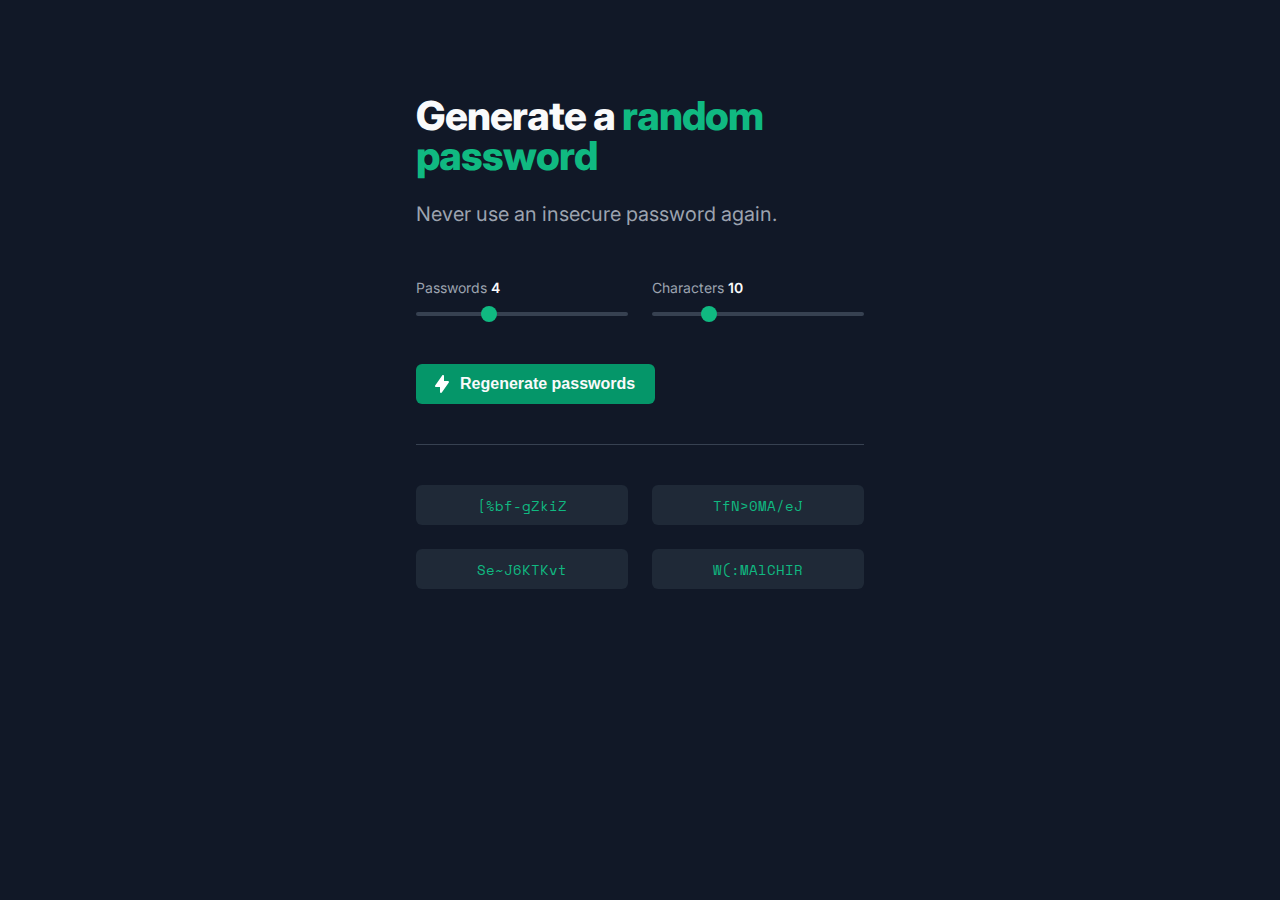
<file: random-password-generator/index.html>
<!DOCTYPE html>
<html lang="en" dir="ltr">
  <head>
    <meta content="width=device-width, initial-scale=1.0, user-scalable=no" name="viewport">
    <meta charset="utf-8">
    <title>Random Password Generator</title>
    <link rel="stylesheet" href="index.css">
    <link rel="preconnect" href="https://fonts.googleapis.com">
    <link rel="preconnect" href="https://fonts.gstatic.com" crossorigin>
    <link href="https://fonts.googleapis.com/css2?family=Inter:wght@400;600;800&family=Space+Mono:wght@700&display=swap" rel="stylesheet">
  </head>
  <body>
    <div class="wrapper">
      <div class="header">
        <div>
          <h1>Generate a <span class="highliht">random password</span></h1>
          <p>Never use an insecure password again.</p>
        </div>
        <div class="body">
          <div class="slider">
            <label for="results-count">Passwords <output>4</output></label>
            <input type="range" id="results-count" name="results-count" value="4" min="2" max="8" oninput="generatePasswords(); this.previousElementSibling.childNodes[1].value = this.value">
          </div>
          <div class="slider">
            <label for="char-count">Characters <output>10</output></label>
            <input type="range" id="char-count" name="char-count" value="10" min="8" max="16" oninput="generatePasswords(); this.previousElementSibling.childNodes[1].value = this.value">
          </div>
        </div>
        <button type="button" name="button" onclick="generatePasswords()">
          <svg width="20" height="20" viewBox="0 0 20 20" fill="none" xmlns="http://www.w3.org/2000/svg">
            <path fill-rule="evenodd" clip-rule="evenodd" d="M11.3006 1.04627C11.7169 1.17749 12 1.56354 12 2.00001V7.00001L16 7.00001C16.3729 7.00001 16.7148 7.20747 16.887 7.5382C17.0592 7.86893 17.0331 8.268 16.8192 8.57347L9.81924 18.5735C9.56894 18.931 9.11564 19.085 8.69936 18.9537C8.28309 18.8225 8 18.4365 8 18L8 13H4C3.62713 13 3.28522 12.7926 3.11302 12.4618C2.94083 12.1311 2.96694 11.732 3.18077 11.4265L10.1808 1.42655C10.4311 1.06898 10.8844 0.915053 11.3006 1.04627Z" fill="white"/>
          </svg>
          Regenerate passwords
        </button>
      </div>
      <hr>
      <div class="body" id="generated-passwords">
        <input type="text" name="password-result" aria-label="Generated password" placeholder="● ● ●" class="password-result" disabled>
        <input type="text" name="password-result" aria-label="Generated password" placeholder="● ● ●" class="password-result" disabled>
        <input type="text" name="password-result" aria-label="Generated password" placeholder="● ● ●" class="password-result" disabled>
        <input type="text" name="password-result" aria-label="Generated password" placeholder="● ● ●" class="password-result" disabled>
      </div>
    </div>
    <script src="index.js"></script>
  </body>
</html>
</file>
<file: random-password-generator/index.css>
/* http://meyerweb.com/eric/tools/css/reset/
   v2.0 | 20110126
   License: none (public domain)
*/

html, body, div, span, applet, object, iframe,
h1, h2, h3, h4, h5, h6, p, blockquote, pre,
a, abbr, acronym, address, big, cite, code,
del, dfn, em, img, ins, kbd, q, s, samp,
small, strike, strong, sub, sup, tt, var,
b, u, i, center,
dl, dt, dd, ol, ul, li,
fieldset, form, label, legend,
table, caption, tbody, tfoot, thead, tr, th, td,
article, aside, canvas, details, embed,
figure, figcaption, footer, header, hgroup,
menu, nav, output, ruby, section, summary,
time, mark, audio, video {
	margin: 0;
	padding: 0;
	border: 0;
	font-size: 100%;
	font: inherit;
	vertical-align: baseline;
}
/* HTML5 display-role reset for older browsers */
article, aside, details, figcaption, figure,
footer, header, hgroup, menu, nav, section {
	display: block;
}
body {
	line-height: 1;
}
ol, ul {
	list-style: none;
}
blockquote, q {
	quotes: none;
}
blockquote:before, blockquote:after,
q:before, q:after {
	content: '';
	content: none;
}
table {
	border-collapse: collapse;
	border-spacing: 0;
}

/* Custom CSS below */

:root {
	--neutral-900: #111827;
	--neutral-800: #1F2937;
	--neutral-700: #374151;
	--neutral-600: #4B5563;
	--neutral-500: #6B7280;
	--neutral-400: #9CA3AF;
	--neutral-300: #D1D5DB;
	--neutral-200: #E5E7EB;
	--neutral-100: #F3F4F6;
	--neutral-50: #F9FAFB;
	--accent-900: #064E3B;
	--accent-800: #065F46;
	--accent-700: #047857;
	--accent-600: #059669;
	--accent-500: #10B981;
	--accent-400: #34D399;
	--accent-300: #6EE7B7;
	--accent-200: #A7F3D0;
	--accent-100: #D1FAE5;
	--accent-50: #ECFDF5;
	--font-family-sans-serif: 'Inter', -apple-system, BlinkMacSystemFont, avenir next, avenir, segoe ui, helvetica neue, helvetica, Ubuntu, roboto, noto, arial, sans-serif;
	--font-family-mono: 'Space Mono', monospace;
	--radius: 6px;
	--transition: .15s ease-out;
}

::selection {
	background-color: var(--accent-500);
	color: white;
}

*:focus {
	outline: solid 2px var(--accent-500) !important;
	outline-offset: 4px;
}

body {
  font-size: 0.875rem;
  line-height: 1.5rem;
	font-family: var(--font-family-sans-serif);
  color: var(--neutral-400);
  background-color: var(--neutral-900);
	padding: 6rem 1rem;
}

.wrapper {
	max-width: 28rem;
	width: 100%;
	margin: 0 auto;
	display: flex;
	flex-direction: column;
	align-content: stretch;
  gap: 2.5rem;
}

.header, .header > div:first-child {
	display: flex;
	flex-direction: column;
	align-content: stretch;
	align-items: flex-start;
  gap: 3rem;
}

.header > div:first-child {
	gap: 1.5rem;
}

h1 {
	font-size: 2.5rem;
	line-height: 100%;
	font-weight: 800;
	letter-spacing: -0.025em;
	color: var(--neutral-50);
}

h1 > .highliht {
	color: var(--accent-500);
}

p {
	font-size: 1.25rem;
	font-weight: 400;
	line-height: 140%;
}

.slider {
	display: flex;
	flex-direction: column;
  align-items: stretch;
  gap: 0.75rem;
}

output {
	color: var(--neutral-50);
	font-weight: 600;
}

input[type=range] {
	-webkit-appearance: none;
  appearance: none;
	/* outline: none; */
  margin: 0;
  width: 100%;
  height: 0.25rem;
  border-radius: 999px;
  background: var(--neutral-700);
}

input[type=range]::-webkit-slider-thumb {
  -webkit-appearance: none;
  appearance: none;
  width: 1rem;
  height: 1rem;
  background: var(--accent-500);
	border-radius: 999px;
  cursor: pointer;
}

input[type=range]::-moz-range-thumb {
	width: 1rem;
  height: 1rem;
  background: var(--accent-500);
	border-radius: 999px;
  cursor: pointer;
}

button {
	display: flex;
	flex-direction: row;
	align-items: center;
	gap: 0.5rem;
	padding: 0.5rem 1.25rem 0.5rem 1rem;
	border-radius: var(--radius);
	background: var(--accent-600);
	border: none;
	color: var(--neutral-50);
	font-size: 1rem;
	line-height: inherit;
	font-weight: 600;
	transition: all var(--transition);
}

button:hover {
	transform: scale(1.05);
	background: var(--accent-500);
	cursor: pointer;
}

hr {
	margin: 0;
	height: 1px;
	background: var(--neutral-700);
	border: 0;
}

.body {
	display: grid;
	grid-template-columns: 1fr 1fr;
	gap: 1.5rem;
	width: 100%;
}

.password-result {
	width: 100%;
	height: 2.5rem;
	padding: 0;
	border-radius: var(--radius);
	background: var(--neutral-800);
	border: none;
	color: var(--accent-500);
	font-size: inherit;
	font-family: var(--font-family-mono);
	text-align: center;
	transition: all var(--transition);
}

.password-result:not(:disabled) {
	animation-name: fadeIn;
	animation-duration: 500ms;
	animation-timing-function: cubic-bezier(0.22, 0.61, 0.36, 1);
}

.password-result::placeholder {
	color: var(--neutral-900);
}

.password-result:focus {
	/* outline: none; */
}

.password-result:hover:not(:disabled) {
	transform: scale(1.05);
	background: var(--neutral-800);
	cursor: copy;
}

@keyframes fadeIn {
	from {
		/* transform: scale(1.15); */
		/* opacity: .5; */
	}
}
</file>
